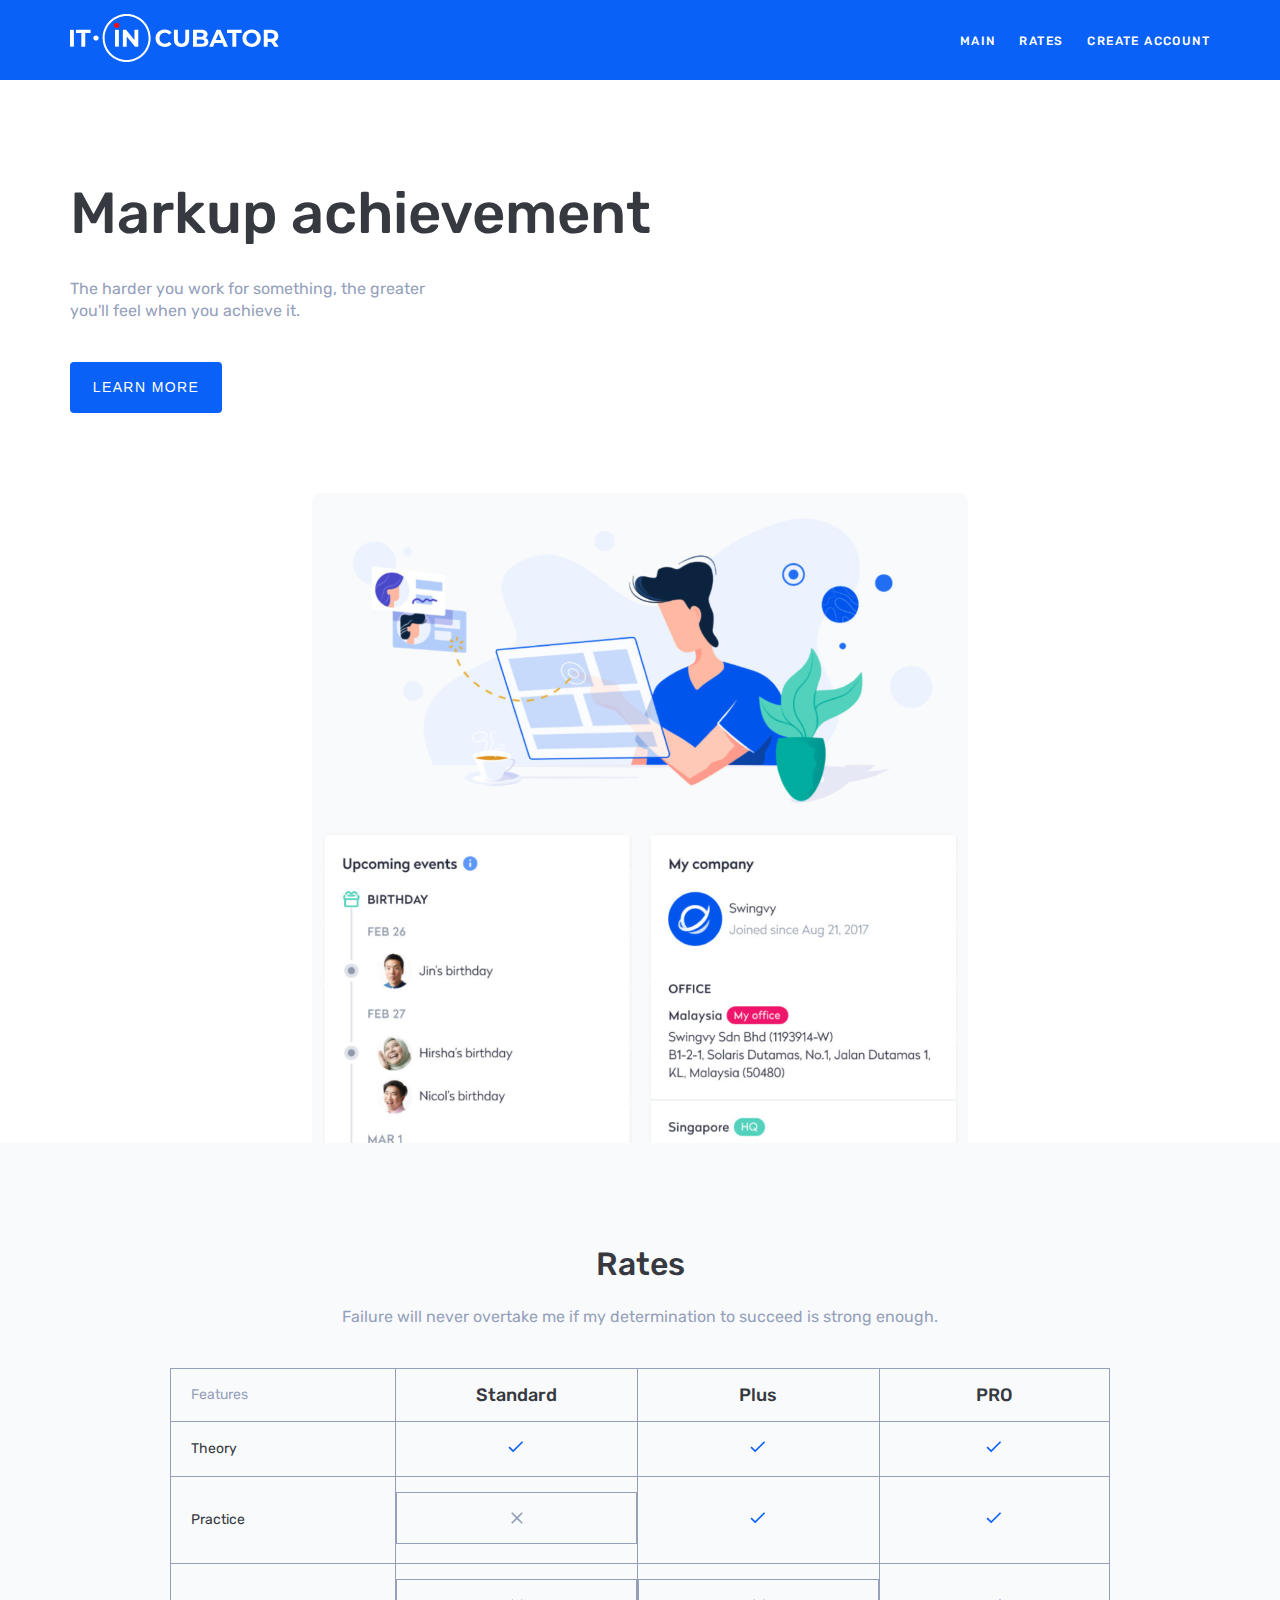
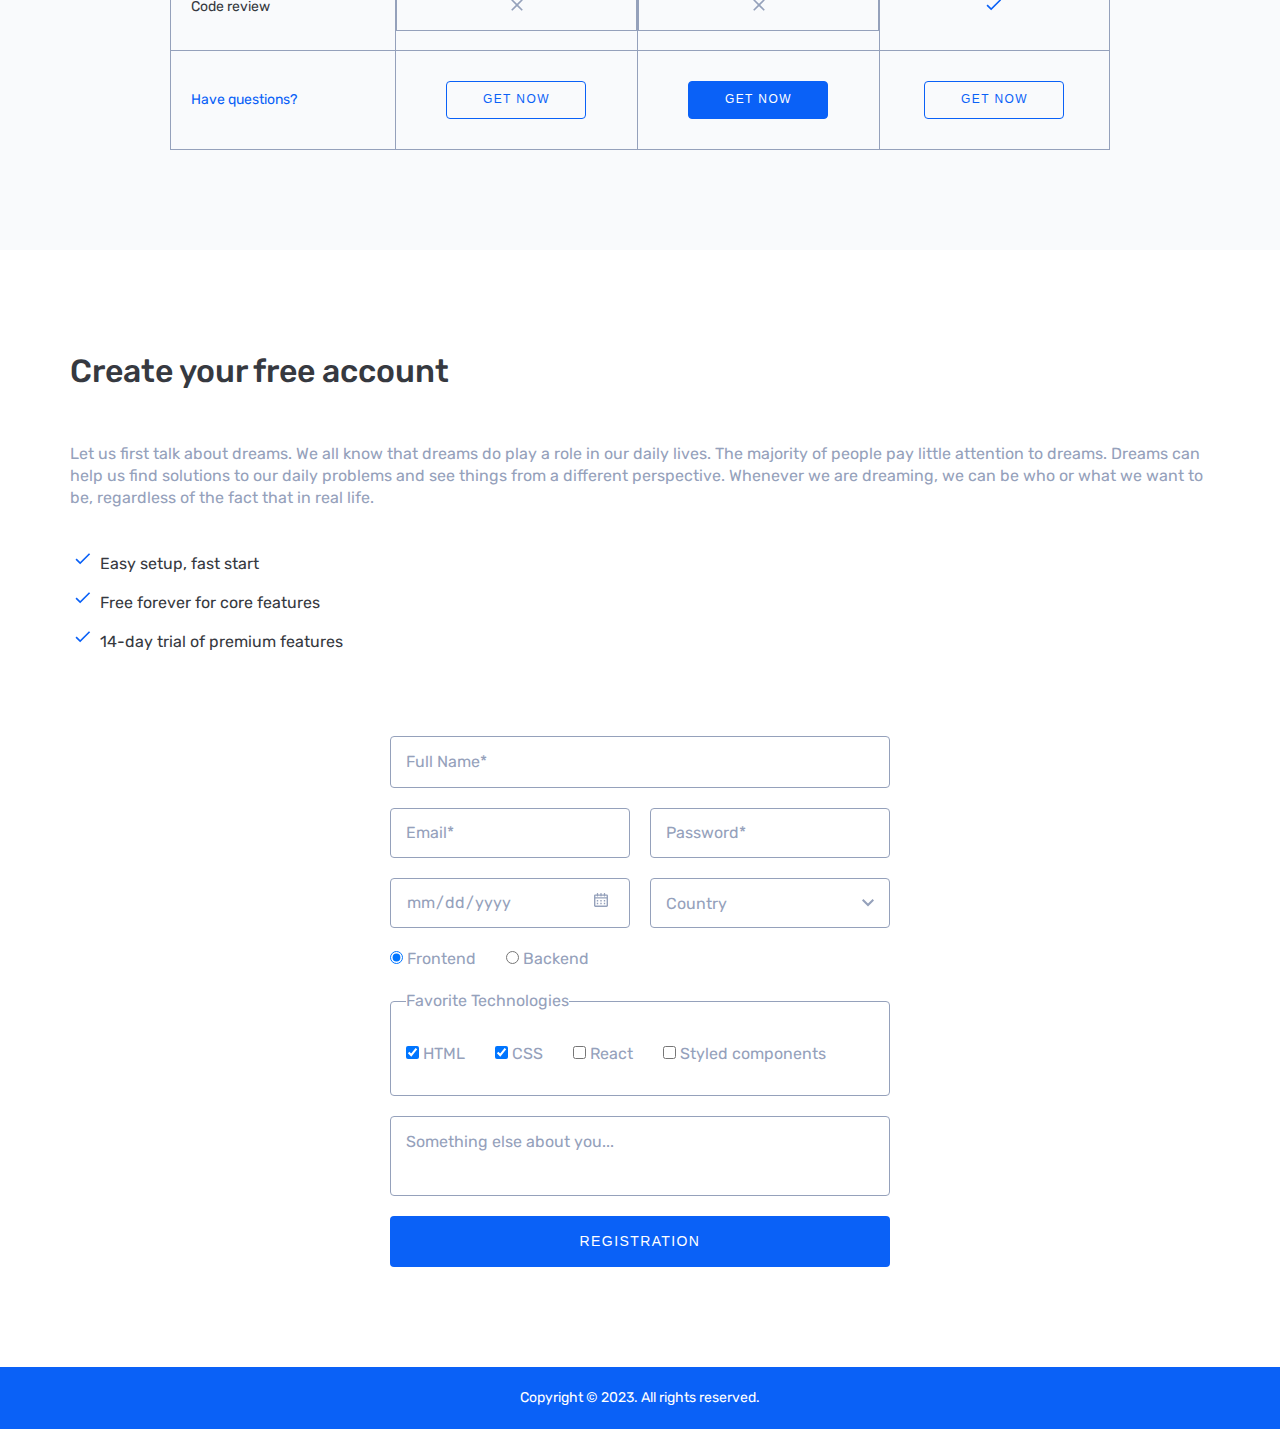
<file: index.html>
<!DOCTYPE html>
<html lang="en">
<head>
    <meta charset="UTF-8">
    <meta name="viewport" content="width=device-width, initial-scale=1.0">
    <link rel="preconnect" href="https://fonts.googleapis.com">
    <link rel="preconnect" href="https://fonts.gstatic.com" crossorigin>
    <link href="https://fonts.googleapis.com/css2?family=Rubik:wght@300..900&display=swap" rel="stylesheet">
    <link rel="stylesheet" href="style.css">
    <title>Awesome markup</title>
</head>
<body>
    <header class="header">
        <div class="container">
            <div class="header-wrapper"> 
                <a class="logo">
                    <img class="logo-img" src="./assets/images/Logo.svg" alt="image">
                </a>
                <ul class="menu">
                    <li class="menu-item">
                        <a href="" class="menu-link">Main</a>
                    </li>
                    <li class="menu-item">
                        <a href="" class="menu-link">Rates</a>
                    </li>
                    <li class="menu-item">
                        <a href="" class="menu-link">Create Account</a>
                    </li>
                </ul>
                <img class="menu-icon" src="./assets/images/menu-burger.svg" alt="menu-icon">
            </div>
        </div>
    </header>
    <section class="main">
       <div class="container">
            <div class="main-wrapper">
                <div class="main-info">
                    <h1 class="main-title">Markup achievement</h1>
                    <p class="text">The harder you work for something, the greater you'll feel when you achieve it.</p>
                    <button class="button">Learn More</button>
                </div>
                <img class="main-img" src="./assets/images/image.png" alt="">
            </div>
       </div>
    </section>
    <section class="rates-section">
        <div class="container">
            <div class="rates-wrapper">
                <h2 class="title">Rates</h2>
                <p class="text">Failure will never overtake me if my determination to succeed is strong enough.</p>
                <div class="table-wrapper">
                    <table class="table">
                        <tr>
                            <th class="table-subtitle gray">Features</th>
                            <th class="table-title">Standard</th>
                            <th class="table-title">Plus</th>
                            <th class="table-title">PRO</th>
                        </tr>
                        <tr>
                            <th class="table-subtitle">Theory</th>
                            <td><img src="./assets/images/Check.svg" alt=""></td>
                            <td><img src="./assets/images/Check.svg" alt=""></td>
                            <td><img src="./assets/images/Check.svg" alt=""></td>
                        </tr>
                        <tr>
                            <th class="table-subtitle">Practice</th>
                            <td><img src="./assets/images/Close.svg" alt=""></td>
                            <td><img src="./assets/images/Check.svg" alt=""></td>
                            <td><img src="./assets/images/Check.svg" alt=""></td>
                        </tr>
                        <tr>
                            <th class="table-subtitle">Code review</th>
                            <td><img src="./assets/images/Close.svg" alt=""></td>
                            <td><img src="./assets/images/Close.svg" alt=""></td>
                            <td><img src="./assets/images/Check.svg" alt=""></td>
                        </tr>
                        <tr class="table-footer">
                            <th class="table-subtitle"><a href="" class="table-link">Have questions?</a></th>
                            <td><button class="table-button">get now</button></td>
                            <td><button class="table-button activ">get now</button></td>
                            <td><button class="table-button">get now</button></td>
                        </tr>
                    </table>
                </div>
            </div>
        </div>
    </section>
    <section class="create-account-section">
        <div class="container">
           <div class="account-wrapper">
                <div class="account-info-wrapper">
                    <h2 class="title">Create your free account</h2>
                    <p class="text">Let us first talk about dreams. We all know that dreams do play a role in our daily lives. The majority of people pay little attention to dreams. Dreams can help us find solutions to our daily problems and see things from a different perspective. Whenever we are dreaming, we can be who or what we want to be, regardless of the fact that in real life.</p>
                    <ul class="list">
                        <li class="list-item">Easy setup, fast start</li>
                        <li class="list-item">Free forever for core features</li>
                        <li class="list-item">14-day trial of premium features</li>
                    </ul>
                </div>
                <form>
                    <input type="text" placeholder="Full Name*">
                    <div class="fields-wrapper">
                        <input type="email" placeholder="Email*">
                        <input type="password" placeholder="Password*">
                        <input type="date">
                        <select>
                            <option selected disabled>Country</option>
                            <option>Belarus</option>
                            <option>China</option>
                            <option>USA</option>
                        </select>
                    </div>
                    <div class="stack">
                        <label for="front">
                            <input id="front" type="radio" name="stack" checked>
                            Frontend
                        </label>
                        <label for="back">
                            <input id="back" type="radio" name="stack">
                            Backend
                        </label>
                    </div>
                    <fieldset>
                        <legend>Favorite Technologies</legend>
                        <label for="html">
                            <input id="html" type="checkbox" name="html" checked>
                            HTML
                        </label>
                        <label for="css">
                            <input id="css" type="checkbox" name="css" checked>
                            CSS
                        </label>
                        <label for="react">
                            <input id="react" type="checkbox" name="react">
                            React
                        </label>
                        <label for="sc">
                            <input id="sc" type="checkbox" name="sc">
                            Styled components
                        </label>
                    </fieldset>
                    <textarea placeholder="Something else about you..."></textarea>
                    <button class="button" type="submit">registration</button>
                </form>
           </div>
        </div>
    </section>
    <footer class="footer">
        <small>Copyright © 2023. All rights reserved.</small>
        <!-- <span>Copyright © 2023. All rights reserved.</span> -->
    </footer>
</body>
</html>
</file>
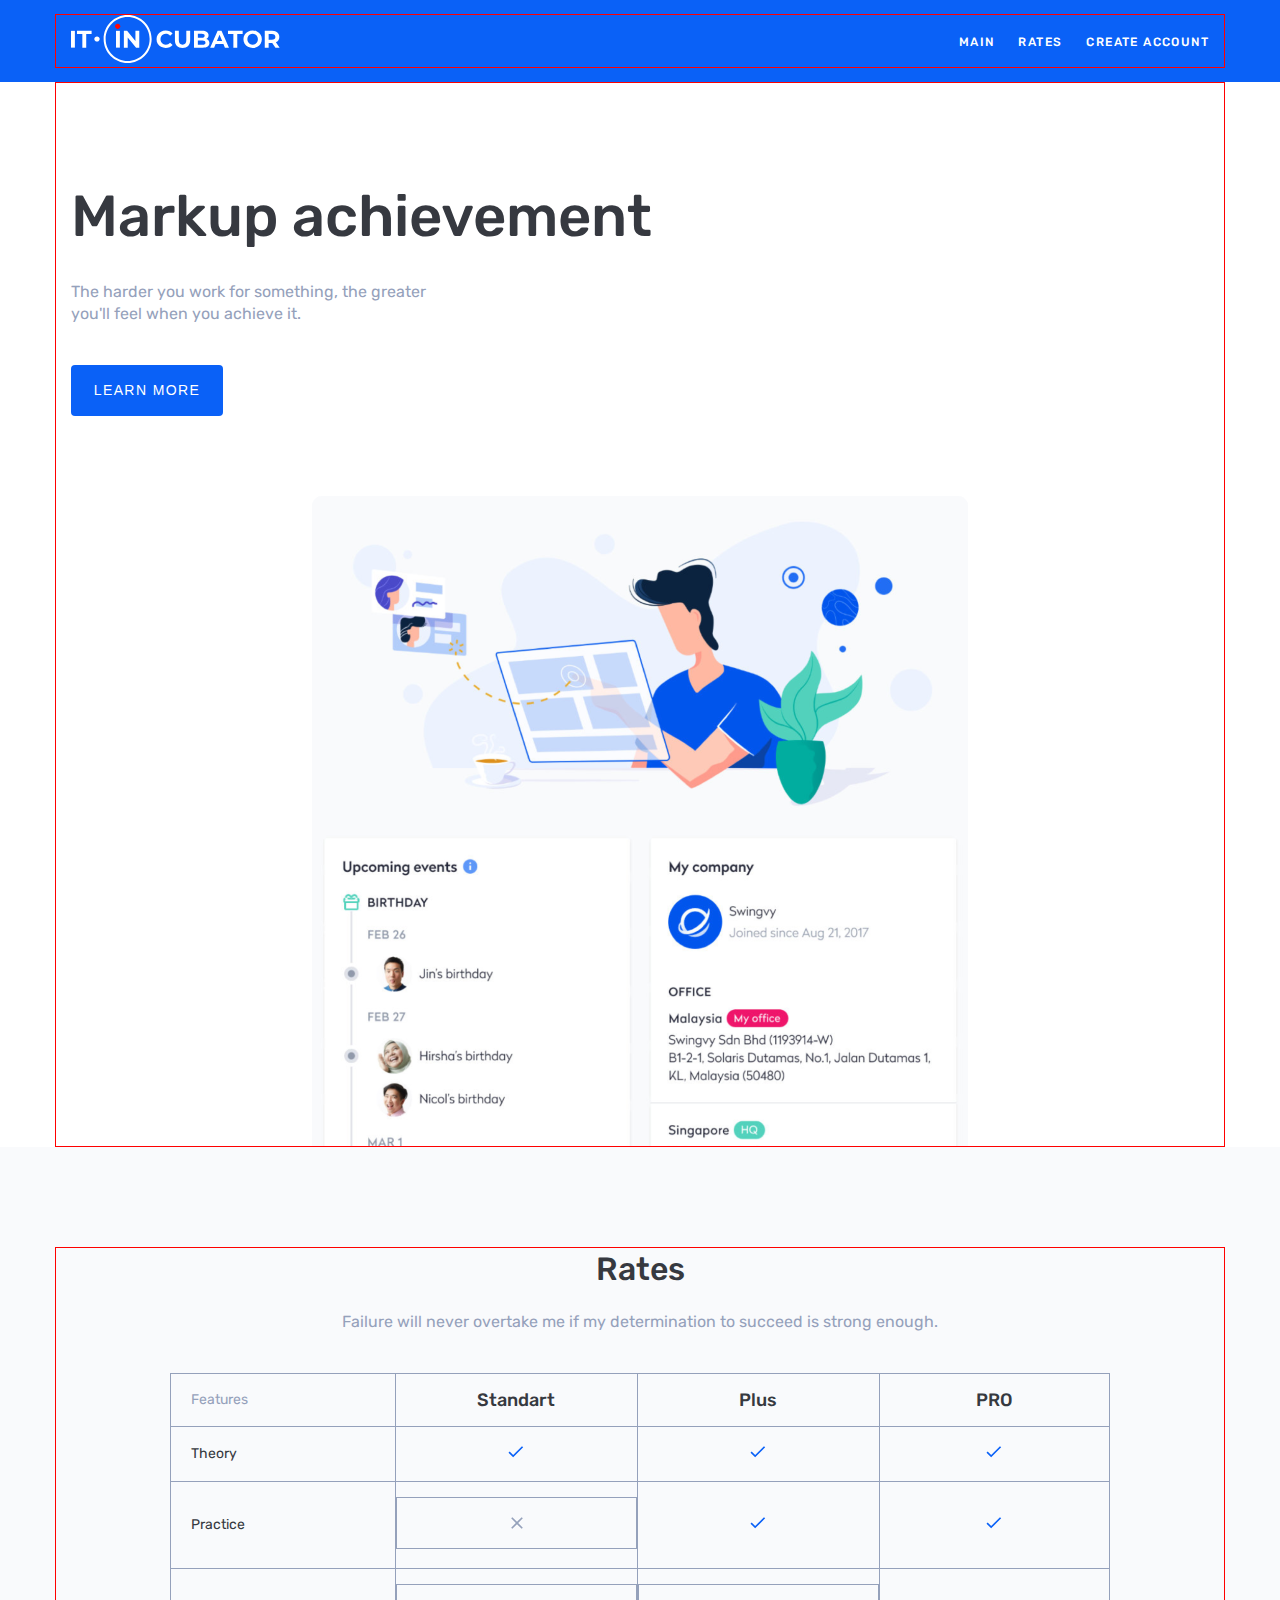
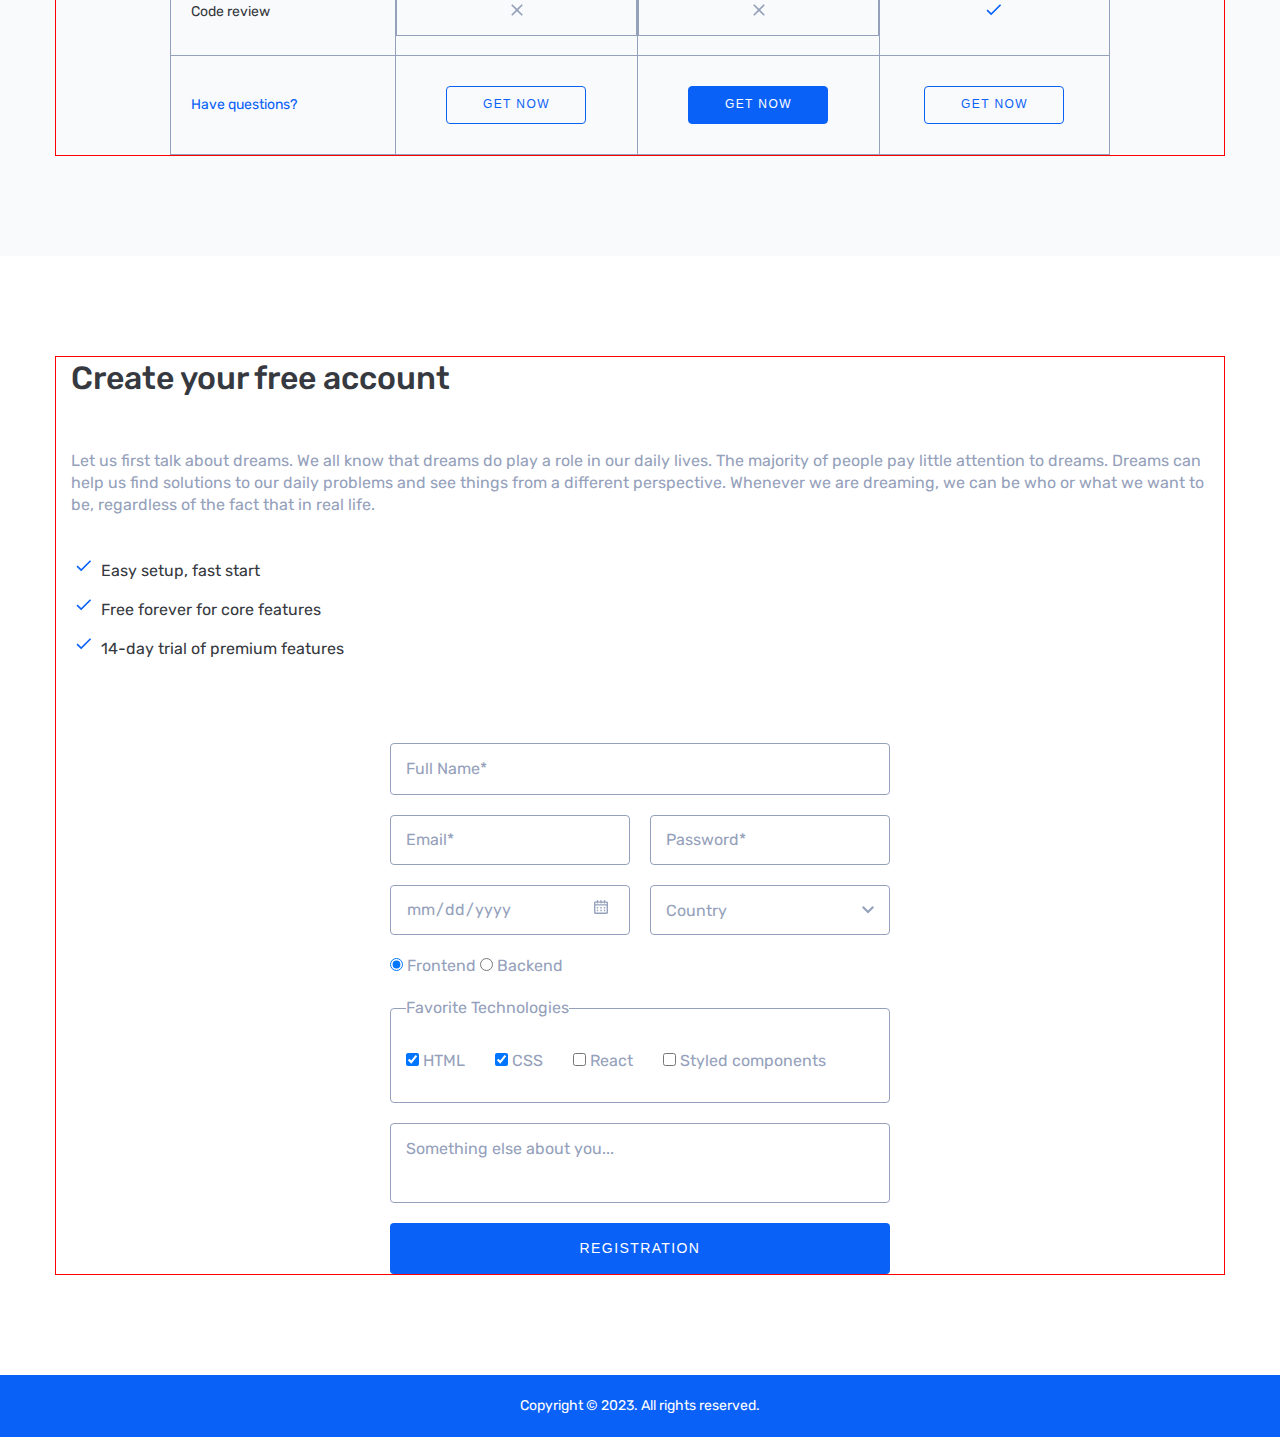
<file: project2/index.html>
<!DOCTYPE html>
<html lang="en">
<head>
    <meta charset="UTF-8">
    <meta name="viewport" content="width=device-width, initial-scale=1.0">
    <link rel="preconnect" href="https://fonts.googleapis.com">
    <link rel="preconnect" href="https://fonts.gstatic.com" crossorigin>
    <link href="https://fonts.googleapis.com/css2?family=Rubik:wght@300..900&display=swap" rel="stylesheet">
    <link rel="stylesheet" href="style.css">
    <title>Awesome markup</title>
</head>
<body>
    <header class="header">
        <div class="container">
            <div class="header-wrapper"> 
                <a class="logo">
                    <img class="logo-img" src="./assets/images/Logo.svg" alt="image">
                </a>
                <ul class="menu">
                    <li class="menu-item">
                        <a href="" class="menu-link">Main</a>
                    </li>
                    <li class="menu-item">
                        <a href="" class="menu-link">Rates</a>
                    </li>
                    <li class="menu-item">
                        <a href="" class="menu-link">Create Account</a>
                    </li>
                </ul>
            </div>
        </div>
    </header>
    <section class="main">
       <div class="container">
        <div class="main-wrapper">
            <div class="main-info">
                <h1 class="main-title">Markup achievement</h1>
                <p class="text">The harder you work for something, the greater you'll feel when you achieve it.</p>
                <button class="button">Learn More</button>
            </div>
            <img class="main-img" src="./assets/images/image.png" alt="">
        </div>
       </div>
    </section>
    <section class="rates-section">
        <div class="container">
            <div class="rates-wrapper">
                <h2 class="title">Rates</h2>
                <p class="text">Failure will never overtake me if my determination to succeed is strong enough.</p>
                <div class="table-wrapper">
                    <table class="table">
                        <tr>
                            <th class="table-subtitle gray">Features</th>
                            <th class="table-title">Standart</th>
                            <th class="table-title">Plus</th>
                            <th class="table-title">PRO</th>
                        </tr>
                        <tr>
                            <th class="table-subtitle">Theory</th>
                            <td><img src="./assets/images/Check.svg" alt=""></td>
                            <td><img src="./assets/images/Check.svg" alt=""></td>
                            <td><img src="./assets/images/Check.svg" alt=""></td>
                        </tr>
                        <tr>
                            <th class="table-subtitle">Practice</th>
                            <td><img src="./assets/images/Close.svg" alt=""></td>
                            <td><img src="./assets/images/Check.svg" alt=""></td>
                            <td><img src="./assets/images/Check.svg" alt=""></td>
                        </tr>
                        <tr>
                            <th class="table-subtitle">Code review</th>
                            <td><img src="./assets/images/Close.svg" alt=""></td>
                            <td><img src="./assets/images/Close.svg" alt=""></td>
                            <td><img src="./assets/images/Check.svg" alt=""></td>
                        </tr>
                        <tr class="table-footer">
                            <th class="table-subtitle"><a href="" class="table-link">Have questions?</a></th>
                            <td><button class="table-button">get now</button></td>
                            <td><button class="table-button activ">get now</button></td>
                            <td><button class="table-button">get now</button></td>
                        </tr>
                    </table>
                </div>
            </div>
        </div>
    </section>
    <section class="create-account-section">
        <div class="container">
           <div class="account-wrapper">
            <div class="account-info-wrapper">
                <h2 class="title">Create your free account</h2>
                <p class="text">Let us first talk about dreams. We all know that dreams do play a role in our daily lives. The majority of people pay little attention to dreams. Dreams can help us find solutions to our daily problems and see things from a different perspective. Whenever we are dreaming, we can be who or what we want to be, regardless of the fact that in real life.</p>
                <ul class="list">
                    <li class="list-item">Easy setup, fast start</li>
                    <li class="list-item">Free forever for core features</li>
                    <li class="list-item">14-day trial of premium features</li>
                </ul>
            </div>
            <form>
                <input type="text" placeholder="Full Name*">
                <div class="fields-wrapper">
                    <input type="email" placeholder="Email*">
                    <input type="password" placeholder="Password*">
                    <input type="date">
                    <select>
                        <option selected disabled>Country</option>
                        <option>Belarus</option>
                        <option>China</option>
                        <option>USA</option>
                    </select>
                </div>
                <div>
                    <label for="front">
                        <input id="front" type="radio" name="stack" checked>
                        Frontend
                    </label>
                    <label for="back">
                        <input id="back" type="radio" name="stack">
                        Backend
                    </label>
                </div>
                <fieldset>
                    <legend>Favorite Technologies</legend>
                    <label for="html">
                        <input id="html" type="checkbox" name="html" checked>
                        HTML
                    </label>
                    <label for="css">
                        <input id="css" type="checkbox" name="css" checked>
                        CSS
                    </label>
                    <label for="react">
                        <input id="react" type="checkbox" name="react">
                        React
                    </label>
                    <label for="sc">
                        <input id="sc" type="checkbox" name="sc">
                        Styled components
                    </label>
                </fieldset>
                <textarea placeholder="Something else about you..."></textarea>
                <button class="button" type="submit">registration</button>
            </form>
           </div>
        </div>
    </section>
    <footer class="footer">
        <small>Copyright © 2023. All rights reserved.</small>
        <!-- <span>Copyright © 2023. All rights reserved.</span> -->
    </footer>
</body>
</html>
</file>
<file: style.css>
/* ========== СБРОС СТИЛЕЙ ========== */

* {
    padding: 0;
    margin: 0;
    box-sizing: border-box;
}

/* ========== ОБЩИЕ СТИЛИ ========== */

html,
body {
    font-family: Rubik, sans-serif;
    font-style: normal;
    min-width: 375px; /* добавим минимальную ширину, равную самому маленькому устройству, под которое мы делаем адаптив, чтобы при разрешении меньше, чем 375px наша верстка начинала масштабироваться и ничего не "ломалось" */
}

a {
    text-decoration: none;
}

a:hover {
    text-decoration: underline; /* при наведении,  у ссылки появляется подчеркивание */
}

ul {
    list-style: none;
}

button {
    border: none;
    background-color: transparent;
    cursor: pointer; /* делаем курсор-пальчик */
    transition: 0.2s; /* добавляем плавности */
}

button:hover {
    transform: translateY(-5px); /* чтобы кнопки при наведении немного подпрыгивали вверх */
}

.title {
    color: #363940;
    font-size: 32px;
    font-weight: 500;
    line-height: 43px;
}

.text {
    color: #95A1BB;
    font-size: 16px;
    font-weight: 400;
    line-height: 22px;
}

.container {
    /* Это стандартные стили для контейнера. Может меняться только свойство max-width и padding. */
    height: 100%;
    width: 100%;
    max-width: 1170px; /* 1140 + padding 15*2 */
    padding: 0 15px; /* отступы по бокам на мобилках */
    margin-left: auto; /*  централизуем по горизонтали */
    margin-right: auto; /*  централизуем по горизонтали */
    /* border: 1px solid red; / ЧТОБЫ БЫЛО ЕГО ВИДНО, ПОТОМ УДАЛИМ */
}

/* ========== СТИЛИ ДЛЯ HEADER ==========*/

header {
    padding: 14px 0;
    background: #0A61F7;
}

.header-wrapper {
    /* свойствами flexbox расположим эти элементы горизонтально по краям и вертикально по центру */
    display: flex;
    justify-content: space-between;
    align-items: center;
}

.menu {
    /* расположим элементы меню друг за другом в строку (горизонтально) и сделаем между ними отступы */
    display: flex;
    gap: 24px;
}

.menu-link {
    color: #FFF;
    font-size: 12px;
    font-weight: 500;
    line-height: 20px; /* 166.667% */
    letter-spacing: 1.4px;
    text-transform: uppercase;
}

.menu-icon {
    display: none; /* Изначально для desktop версии бургер-меню мы скроем */
}

/*========== СТИЛИ ДЛЯ 1й СЕКЦИИ ==========*/

.main-wrapper {
    display: flex;
    justify-content: center;
    align-items: center;
    min-height: 800px; /* меняем высоту на минимальную высоту для медиазапросов */
}

.main-title {
    color: #363940;
    font-size: 58px;
    font-weight: 500;
    line-height: 68px;
    margin-bottom: 30px;
}

.main .text {
    margin-bottom: 40px;
    max-width: 380px;
}

.button {
    width: 152px;
    height: 51px;
    border-radius: 4px;
    background: #0A61F7;
    font-size: 14px;
    color: #FFF;
    font-weight: 500;
    line-height: 19.6px;
    letter-spacing: 1.4px;
    text-transform: uppercase;
}

.main-img {
    align-self: flex-end; /* прижимает картинку к нижнему краю родителя */
    /* !!! Изображение можно сразу сделать резиновым, чтобы не изменять ему размер в медиазапросах!!! */
    max-width: 656px;
    width: 100%;
}

/*========== СТИЛИ ДЛЯ 2й СЕКЦИИ ==========*/

.rates-section {
    background-color: #F9FAFC;
    padding: 100px 0;
}

.rates-wrapper {
    display: flex;
    flex-direction: column;
    align-items: center;
}

.rates-section .title {
    margin-bottom: 20px;
}

.rates-section .text {
    margin-bottom: 40px;
    text-align: center; 
}

.table {
    border-collapse: collapse; /* убирает отступы между границами таблицы */
}

th, td { /* стилизуем по названию тега */
    border: 1px solid #95A1BB; /* цвет, стиль и толщина границ таблицы */
    width: 240px; /* ширина ячеки */
    padding: 15px 0; /* отступы внутри ячеки */
    text-align: center; /* выравниваем строчные элементы по центру.
    <img> - строчно-блочны, так что тоже выравнивается по центру */
}

.table-title { 
    color: #363940;
    font-size: 18px;
    font-weight: 500;
    line-height: 22px;
}

.table-subtitle {
    color: #363940;
    font-size: 14px;
    font-weight: 400;
    line-height: 22px;
    text-align: left;
    padding-left: 20px;
}

.table-subtitle.gray {
    color: #95A1BB; /* применится, если у элемента будут эти оба класса */
}

.table-link {
    color: #0A61F7;
}

.table-button {
    width: 140px;
    padding: 8px 0;
    border-radius: 4px;
    border: 1px solid #0A61F7;
    font-size: 12px;
    font-weight: 500;
    line-height: 19.6px;
    letter-spacing: 1.4px;
    text-transform: uppercase;
    color: #0A61F7;
}

.table-button.activ { /* эти своства применятся, если у кнопки будут эти оба класса */
    background: #0A61F7;
    color: #FFF;
}

.table-footer td {
    padding: 30px 0;
}

/*========== СТИЛИ ДЛЯ 3й СЕКЦИИ ==========*/

.create-account-section {
    padding: 100px 0;
}

.account-wrapper {
    display: flex;
    justify-content: space-between;
}

.create-account-section .title {
    margin-bottom: 50px;
}

.create-account-section .text {
    margin-bottom: 40px;
    max-width: 500px;
}

.list-item {
    list-style-image: url("./assets/images/Check.svg"); /* наша иконка, вместо обычных маркеров-кружков 
    !!! НЕ РАБОТАЕТ БЕЗ КАВЫЧЕК !!!*/
    margin-left: 30px; 
    margin-bottom: 15px;
    color: #363940; 
}

form {
    width: 100%;
    max-width: 500px;
    display: flex;
    flex-direction: column;
    gap: 20px;
}

input, select, fieldset, textarea {
    border-radius: 4px;
    border: 1px solid #95A1BB;
    padding: 14px 15px;
}

input, select, fieldset, textarea, label, legend, input::placeholder, select::placeholder, textarea::placeholder {
    color: #95A1BB;
    font-size: 16px;
    font-weight: 400;
    line-height: 22.4px;
    font-family: inherit; /* у всех этих элементов будет шрифт как у ближаЙшего родителя, в котором указано своЙство font-family */
}

input[type="text"] { /* обращаемся к элементу по классу */
    width: 100%;
}

input[type="email"], input[type="password"], input[type="date"], select {
    width: 230px;
    height: 50px;
    /* чтобы они поделили между собой все свободное по ширине пространство */
    flex-grow: 1;
}

.stack,
fieldset {
    display: flex;
    column-gap: 30px;
}

fieldset {
    width: 100%;
    padding: 30px 15px;
}

.fields-wrapper {
    display: flex;
    flex-wrap: wrap; /* будут скидываться вниз, когда не помещаются в родителе */
    gap: 20px;
}

textarea {
    width: 100%;
    min-height: 80px;
    resize: none; /* убираем возможность изменять размер поля для ввода текста */
}

form .button { 
    width: 100%;
}

select {
    background: url(./assets/images/Arrow-down.svg) no-repeat right 15px top 50%;
    appearance: none;
}

input[type="date"]::-webkit-calendar-picker-indicator {
    background: url(./assets/images/Calendar.svg) no-repeat;
}

input[type="radio"], input[type="checkbox"], input[type="date"], select {
    cursor: pointer; /* курсор-пальчик */
}

/*=========== СТИЛИ ДЛЯ FOOTER ========== */

footer {
    background-color: #0A61F7;
    text-align: center;
    padding: 20px 0;
}

small {
    font-size: 14px;
    font-weight: 400;
    line-height: 22px;
    color: #FFF;
}

/* Начнем адаптировать наш макет под планшетную версию, для экранов шириной 768px - 1400px. */

@media screen and (max-width: 1400px) {
    .main-wrapper {
        flex-direction: column; /* Поменяем расположение элементов в .main-wrapper с помощью flex-direction: column */
        min-height: auto;
    }

    .main-info {
        align-self: flex-start; /* блок с текстом пододвинем влево */
        margin: 100px 0 80px;
    }

    .main-img {
        align-self: center; /* изображение по центру */
    }

    .table {
        width: 940px; /* захардкодиь ширину таблицы,  чтобы ширина таблицы не изменялась, когда экран становится меньше, и ее можно было бы скролить горизонтально отдельно от других элементов */
    }

    .table-wrapper {
        overflow-x: auto; /* Зададим для  горизонтальный скролл */
        width: 100%; /* чтобы свойство overflow работало, у элемента, где оно указано, обязательно должны быть размеры (свойства width и/или height) */
        max-width: 940px; /* для того, чтобы все было резиновым и без скачков, зададим для .table-wrapper еще максимальную ширину, равную ширине таблицы */
    }
    .account-wrapper {
        flex-direction: column;
        gap: 70px; /* добавим отступ */
    }

    .create-account-section .text {
        max-width: unset; /* отменяем максимальную ширину */
    }

    form {
        align-self: center;
    }
    
}

/* Теперь перейдем к адаптиву макета под мобильную версию, для экранов шириной 375px - 576px */

@media screen and (max-width: 576px)  {
    .menu {
        display: none; /* скроем основное меню */
    }

    .menu-icon {
        display: block; /* покажем бургер меню */
    }
    .main-info {
        margin: 60px 0;
    }

    .main-title {
        font-size: 52px;
        line-height: 60px;
    }

    .account-wrapper {
        gap: 60px;
    }

    label {
        white-space: nowrap;
    }

    fieldset {
        flex-wrap: wrap;
        row-gap: 20px; /* чтобы строки не прижимались друг к другу */
    }
    
}
</file>
<file: project2/style.css>
/* ========== СБРОС СТИЛЕЙ ========== */

* {
    padding: 0;
    margin: 0;
    box-sizing: border-box;
}

/* ========== ОБЩИЕ СТИЛИ ========== */

html,
body {
    font-family: Rubik, sans-serif;
    font-style: normal;
}

a {
    text-decoration: none;
}

a:hover {
    text-decoration: underline; /* при наведении,  у ссылки появляется подчеркивание */
}

ul {
    list-style: none;
}

button {
    border: none;
    background-color: transparent;
    cursor: pointer; /* делаем курсор-пальчик */
    transition: 0.2s; /* добавляем плавности */
}

button:hover {
    transform: translateY(-5px); /* чтобы кнопки при наведении немного подпрыгивали вверх */
}

.title {
    color: #363940;
    font-size: 32px;
    font-weight: 500;
    line-height: 43px;
}

.text {
    color: #95A1BB;
    font-size: 16px;
    font-weight: 400;
    line-height: 22px;
}

.container {
    /* Это стандартные стили для контейнера. Может меняться только свойство max-width и padding. */
    height: 100%;
    width: 100%;
    max-width: 1170px; /* 1140 + padding 15*2 */
    padding: 0 15px; /* отступы по бокам на мобилках */
    margin-left: auto; /*  централизуем по горизонтали */
    margin-right: auto; /*  централизуем по горизонтали */
    border: 1px solid red; / ЧТОБЫ БЫЛО ЕГО ВИДНО, ПОТОМ УДАЛИМ */
}

/* ========== СТИЛИ ДЛЯ HEADER ==========*/

header {
    padding: 14px 0;
    background: #0A61F7;
}

.header-wrapper {
    /* свойствами flexbox расположим эти элементы горизонтально по краям и вертикально по центру */
    display: flex;
    justify-content: space-between;
    align-items: center;
}

.menu {
    /* расположим элементы меню друг за другом в строку (горизонтально) и сделаем между ними отступы */
    display: flex;
    gap: 24px;
}

.menu-link {
    color: #FFF;
    font-size: 12px;
    font-weight: 500;
    line-height: 20px; /* 166.667% */
    letter-spacing: 1.4px;
    text-transform: uppercase;
}

/*========== СТИЛИ ДЛЯ 1й СЕКЦИИ ==========*/

.main-wrapper {
    display: flex;
    justify-content: space-between;
    align-items: center;
    min-height: 800px; /* меняем высоту на минимальную высоту для медиазапросов */
}

.main-title {
    color: #363940;
    font-size: 58px;
    font-weight: 500;
    line-height: 68px;
    margin-bottom: 30px;
}

.main .text {
    margin-bottom: 40px;
    max-width: 380px;
}

.button {
    width: 152px;
    height: 51px;
    border-radius: 4px;
    background: #0A61F7;
    font-size: 14px;
    color: #FFF;
    font-weight: 500;
    line-height: 19.6px;
    letter-spacing: 1.4px;
    text-transform: uppercase;
}

.main-img {
    align-self: flex-end; /* прижимает картинку к нижнему краю родителя */
}

/*========== СТИЛИ ДЛЯ 2й СЕКЦИИ ==========*/

.rates-section {
    background-color: #F9FAFC;
    padding: 100px 0;
}

.rates-wrapper {
    display: flex;
    flex-direction: column;
    align-items: center;
}

.rates-section .title {
    margin-bottom: 20px;
}

.rates-section .text {
    margin-bottom: 40px;
}

.table {
    border-collapse: collapse; /* убирает отступы между границами таблицы */
}

th, td { /* стилизуем по названию тега */
    border: 1px solid #95A1BB; /* цвет, стиль и толщина границ таблицы */
    width: 240px; /* ширина ячеки */
    padding: 15px 0; /* отступы внутри ячеки */
    text-align: center; /* выравниваем строчные элементы по центру.
    <img> - строчно-блочны, так что тоже выравнивается по центру */
}

.table-title { 
    color: #363940;
    font-size: 18px;
    font-weight: 500;
    line-height: 22px;
}

.table-subtitle {
    color: #363940;
    font-size: 14px;
    font-weight: 400;
    line-height: 22px;
    text-align: left;
    padding-left: 20px;
}

.table-subtitle.gray {
    color: #95A1BB; /* применится, если у элемента будут эти оба класса */
}

.table-link {
    color: #0A61F7;
}

.table-button {
    width: 140px;
    padding: 8px 0;
    border-radius: 4px;
    border: 1px solid #0A61F7;
    font-size: 12px;
    font-weight: 500;
    line-height: 19.6px;
    letter-spacing: 1.4px;
    text-transform: uppercase;
    color: #0A61F7;
}

.table-button.activ { /* эти своства применятся, если у кнопки будут эти оба класса */
    background: #0A61F7;
    color: #FFF;
}

.table-footer td {
    padding: 30px 0;
}

/*========== СТИЛИ ДЛЯ 3й СЕКЦИИ ==========*/

.create-account-section {
    padding: 100px 0;
}

.account-wrapper {
    display: flex;
    justify-content: space-between;
}

.create-account-section .title {
    margin-bottom: 50px;
}

.create-account-section .text {
    margin-bottom: 40px;
    max-width: 500px;
}

.list-item {
    list-style-image: url("./assets/images/Check.svg"); /* наша иконка, вместо обычных маркеров-кружков 
    !!! НЕ РАБОТАЕТ БЕЗ КАВЫЧЕК !!!*/
    margin-left: 30px; 
    margin-bottom: 15px;
    color: #363940; 
}

form {
    width: 100%;
    max-width: 500px;
    display: flex;
    flex-direction: column;
    gap: 20px;
}

input, select, fieldset, textarea {
    border-radius: 4px;
    border: 1px solid #95A1BB;
    padding: 14px 15px;
}

input, select, fieldset, textarea, label, legend, input::placeholder, select::placeholder, textarea::placeholder {
    color: #95A1BB;
    font-size: 16px;
    font-weight: 400;
    line-height: 22.4px;
    font-family: inherit; /* у всех этих элементов будет шрифт как у ближаЙшего родителя, в котором указано своЙство font-family */
}

input[type="text"] { /* обращаемся к элементу по классу */
    width: 100%;
}

input[type="email"], input[type="password"], input[type="date"], select {
    width: 230px;
    height: 50px;
    /* чтобы они поделили между собой все свободное по ширине пространство */
    flex-grow: 1;
}

.stack,
fieldset {
    display: flex;
    column-gap: 30px;
}

fieldset {
    width: 100%;
    padding: 30px 15px;
}

.fields-wrapper {
    display: flex;
    flex-wrap: wrap; /* будут скидываться вниз, когда не помещаются в родителе */
    gap: 20px;
}

textarea {
    width: 100%;
    min-height: 80px;
    resize: none; /* убираем возможность изменять размер поля для ввода текста */
}

form .button { 
    width: 100%;
}

select {
    background: url(./assets/images/Arrow-down.svg) no-repeat right 15px top 50%;
    appearance: none;
}

input[type="date"]::-webkit-calendar-picker-indicator {
    background: url(./assets/images/Calendar.svg) no-repeat;
}

input[type="radio"], input[type="checkbox"], input[type="date"], select {
    cursor: pointer; /* курсор-пальчик */
}

/*=========== СТИЛИ ДЛЯ FOOTER ========== */

footer {
    background-color: #0A61F7;
    text-align: center;
    padding: 20px 0;
}

small {
    font-size: 14px;
    font-weight: 400;
    line-height: 22px;
    color: #FFF;
}

/* Начнем адаптировать наш макет под планшетную версию, для экранов шириной 768px - 1400px. */

@media screen and (max-width: 1400px) {
    .main-wrapper {
        flex-direction: column; /* Поменяем расположение элементов в .main-wrapper с помощью flex-direction: column */
    }

    .main-info {
        align-self: flex-start; /* блок с текстом пододвинем влево */
        margin: 100px 0 80px;
    }

    .main-img {
        align-self: center; /* изображение по центру */
    }

    .table {
        width: 940px; /* захардкодиь ширину таблицы,  чтобы ширина таблицы не изменялась, когда экран становится меньше, и ее можно было бы скролить горизонтально отдельно от других элементов */
    }

    .table-wrapper {
        overflow-x: auto; /* Зададим для  горизонтальный скролл */
        width: 100%; /* чтобы свойство overflow работало, у элемента, где оно указано, обязательно должны быть размеры (свойства width и/или height) */
        max-width: 940px; /* для того, чтобы все было резиновым и без скачков, зададим для .table-wrapper еще максимальную ширину, равную ширине таблицы */
    }
    .account-wrapper {
        flex-direction: column;
        gap: 70px; /* добавим отступ */
    }

    .create-account-section .text {
        max-width: unset; /* отменяем максимальную ширину */
    }

    form {
        align-self: center;
    }
    
}

/* Теперь перейдем к адаптиву макета под мобильную версию, для экранов шириной 375px - 576px */
</file>
